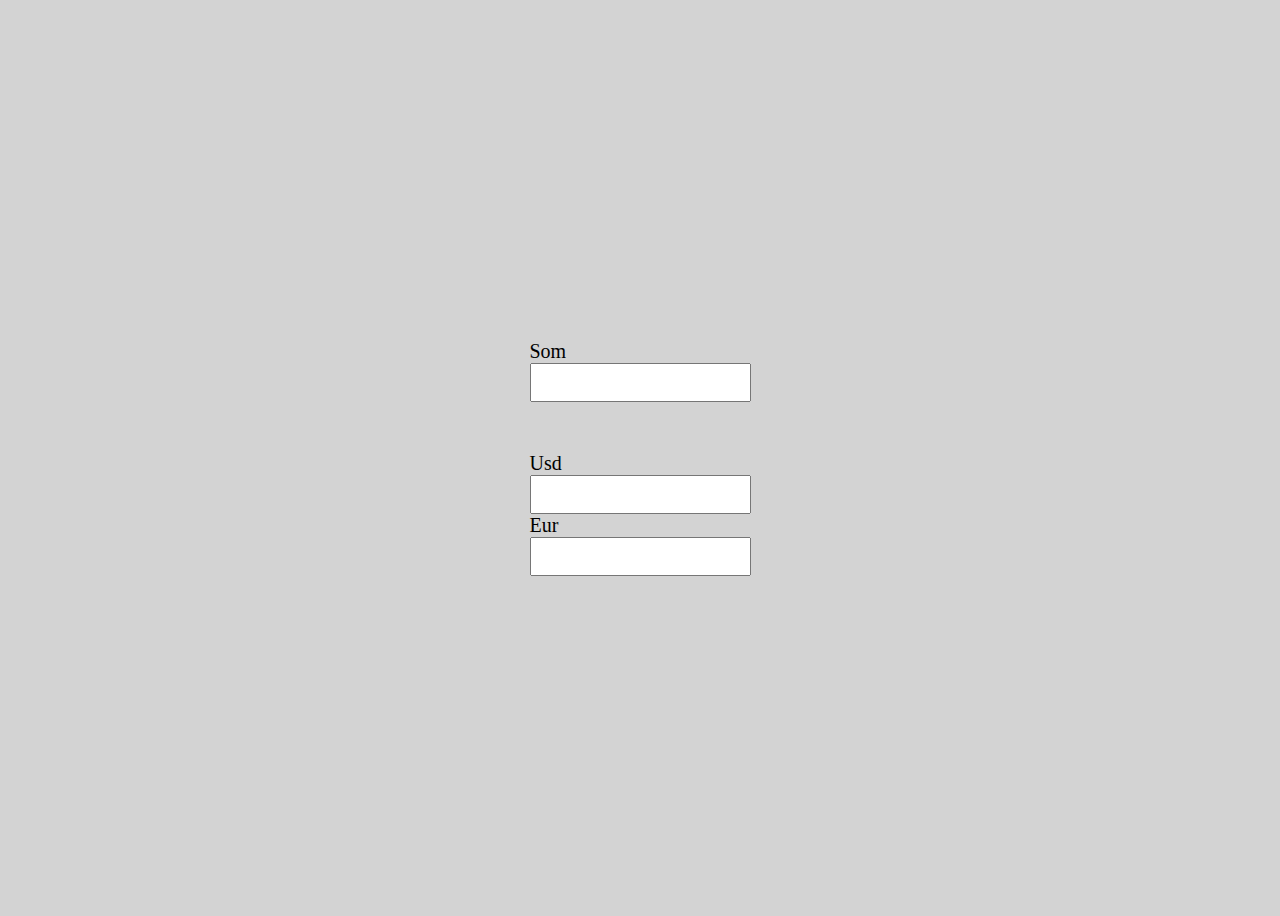
<file: dz5/DZ5_nyrgazy_22-01/index.html>
<!DOCTYPE html>
<html lang="en">
<head>
    <meta charset="UTF-8">
    <title>Title</title>
    <link rel="stylesheet" href="style.css">
</head>
<body>
<div class="wrapper">
    <div class="som">
        <label for="som">Som</label>
        <input type="number" id="som">
    </div>
    <div class="usd">
        <label for="usd">Usd</label>
        <input type="number" id="usd">
    </div>
    <div class="eur">
        <label for="eur">Eur</label>
        <input type="number" id="eur">
    </div>
</div>
</body>
<script src="app.js"></script>
</html>
</file>
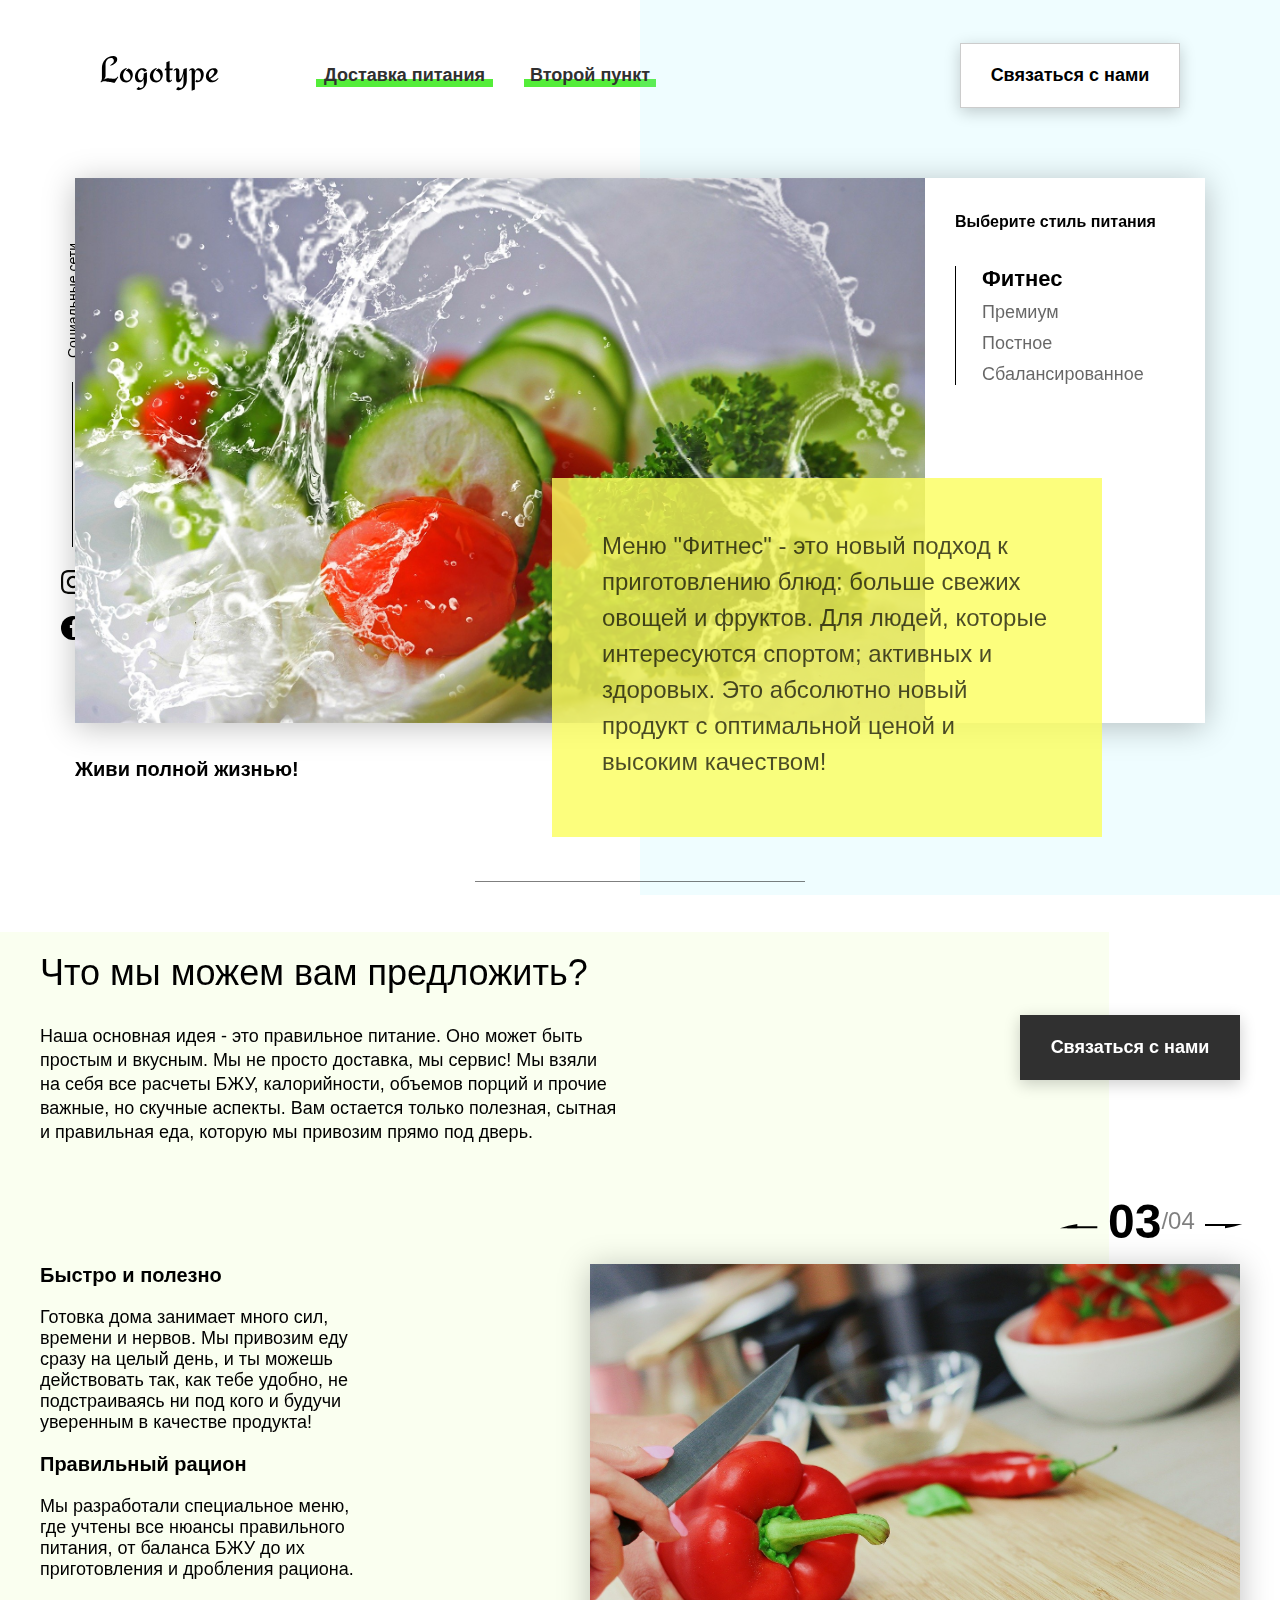
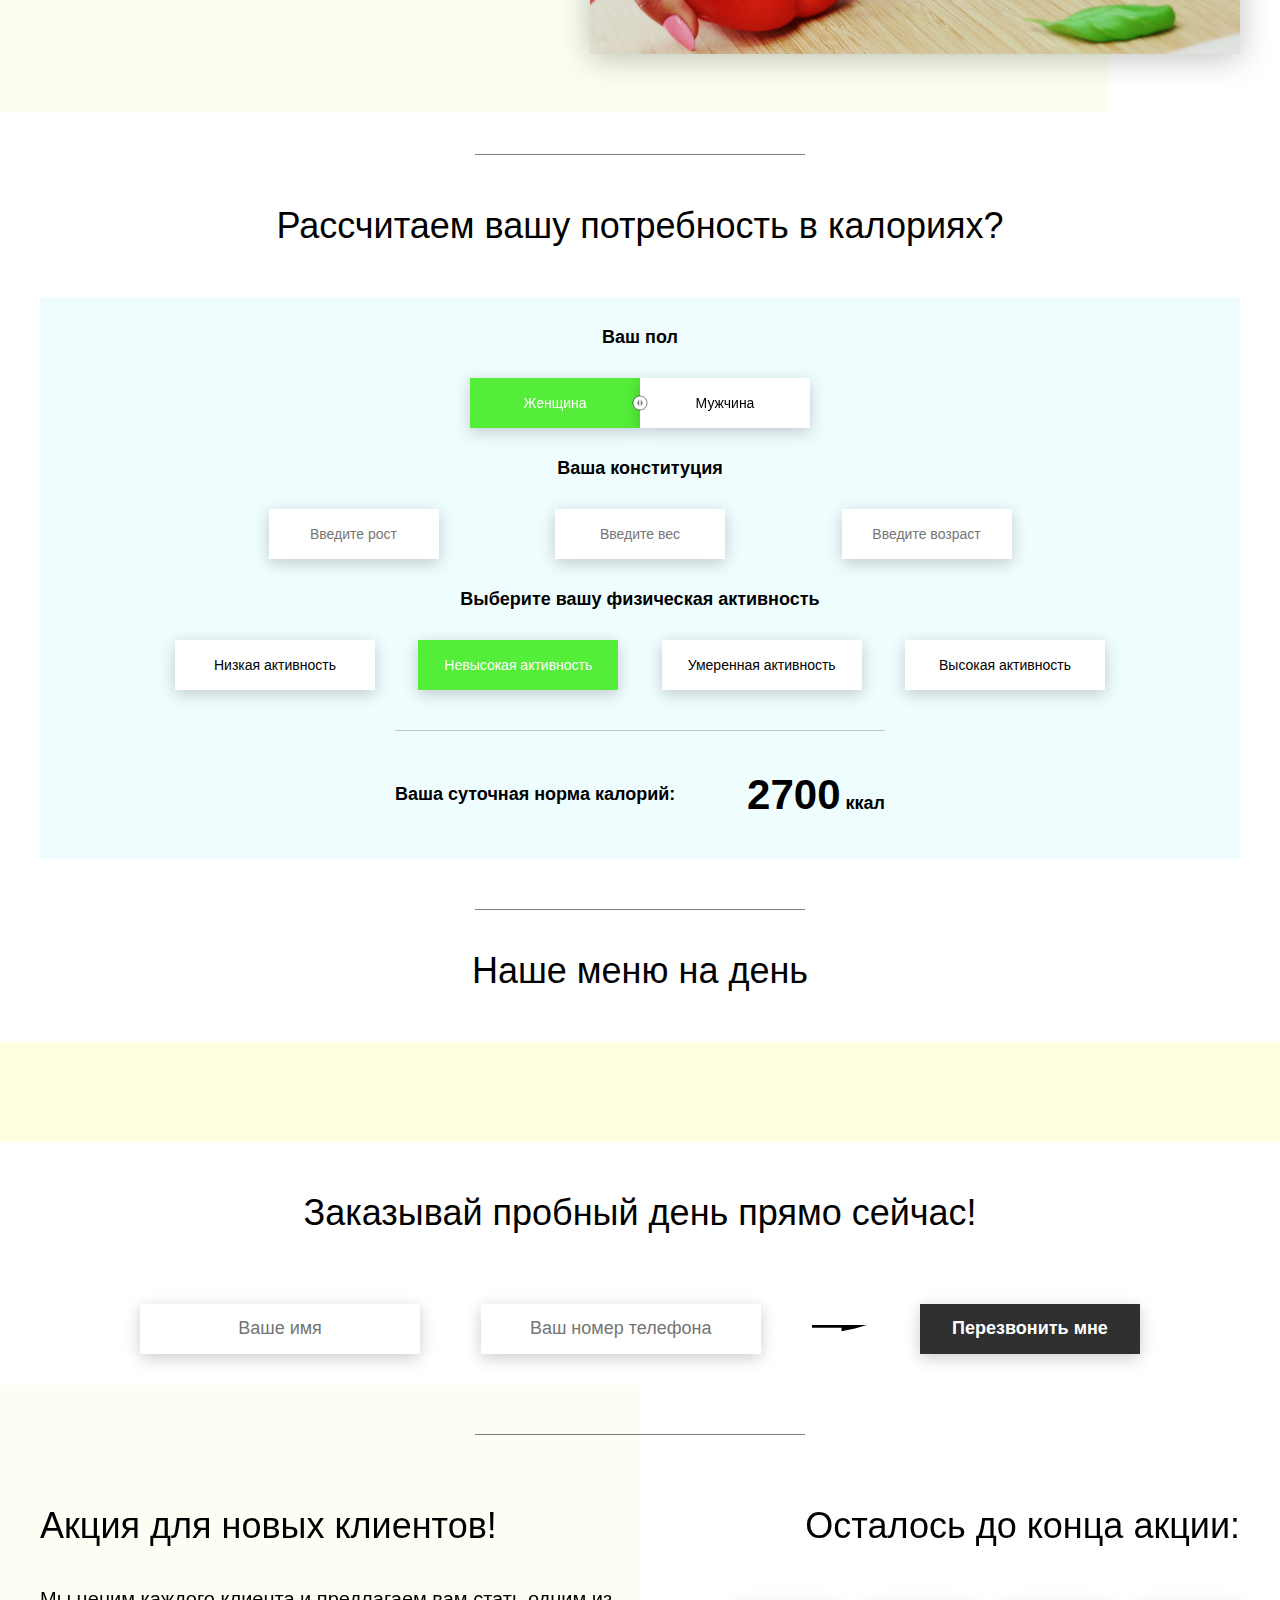
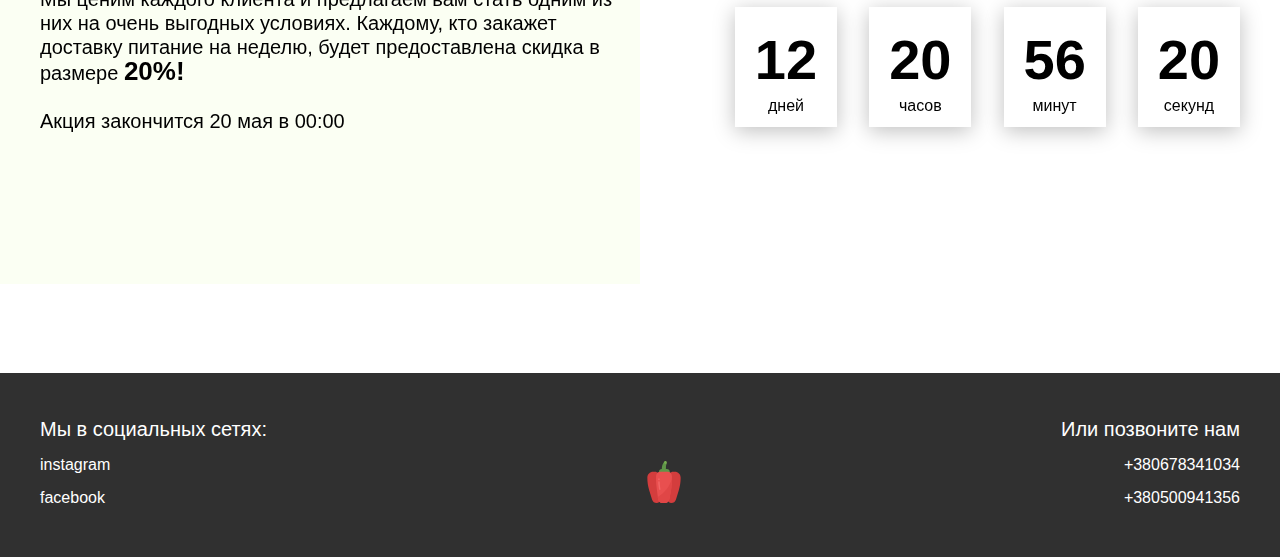
<file: dz5/modalka/index.html>
<!DOCTYPE html>
<html lang="en">
<head>
	<meta charset="UTF-8">
	<meta name="viewport" content="width=device-width, initial-scale=1.0">
	<title>Food</title>
	<link rel="stylesheet" href="css/style.css">
</head>
<body>
<header class="header">
	<div class="header__left-block">
		<div class="header__logo">
			<img src="icons/logo.svg" alt="Логотип">
		</div>
		<nav class="header__links">
			<a href="#" class="header__link">Доставка питания</a>
			<a href="#" class="header__link">Второй пункт</a>
		</nav>
	</div>
	<div class="header__right-block">
		<button data-modal class="btn btn_white">Связаться с нами</button>
	</div>
</header>
<div class="sidepanel">
	<div class="sidepanel__text"><span>Социальные сети</span></div>
	<div class="sidepanel__divider"></div>
	<a href="#" class="sidepanel__icon">
		<img src="icons/instagram.svg" alt="instagram">
	</a>
	<a href="#" class="sidepanel__icon">
		<img src="icons/facebook.svg" alt="facebook">
	</a>
</div>

<div class="preview">
	<div class="bgc_blue"></div>
	<div class="container">
		<div class="tabcontainer">
			<div class="tabcontent">
				<img src="img/tabs/vegy.jpg" alt="vegy">
				<div class="tabcontent__descr">
					Меню "Фитнес" - это новый подход к приготовлению блюд: больше свежих овощей и фруктов. Для людей,
					которые интересуются спортом; активных и здоровых. Это абсолютно новый продукт с оптимальной ценой и
					высоким качеством!
				</div>
			</div>
			<div class="tabcontent">
				<img src="img/tabs/elite.jpg" alt="elite">
				<div class="tabcontent__descr">
					Меню “Премиум” - мы используем не только красивый дизайн упаковки, но и качественное исполнение
					блюд. Красная рыба, морепродукты, фрукты - ресторанное меню без похода в ресторан!
				</div>
			</div>
			<div class="tabcontent">
				<img src="img/tabs/post.jpg" alt="post">
				<div class="tabcontent__descr">
					Наше специальное “Постное меню” - это тщательный подбор ингредиентов: полное отсутствие продуктов
					животного происхождения. Полная гармония с собой и природой в каждом элементе! Все будет Ом!
				</div>
			</div>
			<div class="tabcontent">
				<img src="img/tabs/hamburger.jpg" alt="vegy">
				<div class="tabcontent__descr">
					Меню "Сбалансированное" - это соответствие вашего рациона всем научным рекомендациям. Мы тщательно
					просчитываем вашу потребность в к/б/ж/у и создаем лучшие блюда для вас.
				</div>
			</div>
			<div class="tabheader">
				<h3>Выберите стиль питания</h3>
				<div class="tabheader__items">
					<div class="tabheader__item tabheader__item_active">Фитнес</div>
					<div class="tabheader__item">Премиум</div>
					<div class="tabheader__item">Постное</div>
					<div class="tabheader__item">Сбалансированное</div>
				</div>
			</div>
		</div>
		<div class="preview__life">Живи полной жизнью!</div>
	</div>
</div>

<div class="divider"></div>

<div class="offer">
	<div class="bgc_y"></div>
	<div class="container">
		<div class="offer__text">
			<h2 class="title">Что мы можем вам предложить?</h2>
			<div class="offer__descr">
				Наша основная идея - это правильное питание. Оно может быть простым и вкусным. Мы не просто доставка, мы
				сервис! Мы взяли на себя все расчеты БЖУ, калорийности, объемов порций и прочие важные, но скучные
				аспекты. Вам остается только полезная, сытная и правильная еда, которую мы привозим прямо под дверь.
			</div>
		</div>
		<div class="offer__action">
			<button data-modal class="btn btn_dark">Связаться с нами</button>
		</div>
	</div>
	<div class="container">
		<div class="offer__advantages">
			<h2>Быстро и полезно</h2>
			<div class="offer__advantages-text">
				Готовка дома занимает много сил, времени и нервов. Мы привозим еду сразу на целый день, и ты можешь
				действовать так, как тебе удобно, не подстраиваясь ни под кого и будучи уверенным в качестве продукта!
			</div>
			<h2>Правильный рацион</h2>
			<div class="offer__advantages-text">
				Мы разработали специальное меню, где учтены все нюансы правильного питания, от баланса БЖУ до их
				приготовления и дробления рациона.
			</div>
		</div>
		<div class="offer__slider">
			<div class="offer__slider-counter">
				<div class="offer__slider-prev">
					<img src="icons/left.svg" alt="prev">
				</div>
				<span id="current">03</span>
				/
				<span id="total">04</span>
				<div class="offer__slider-next">
					<img src="icons/right.svg" alt="next">
				</div>
			</div>
			<div class="offer__slider-wrapper">
				<div class="offer__slide">
					<img src="img/slider/pepper.jpg" alt="pepper">
				</div>
				<!-- <div class="offer__slide">
					<img src="img/slider/food-12.jpg" alt="food">
				</div>
				<div class="offer__slide">
					<img src="img/slider/olive-oil.jpg" alt="oil">
				</div>
				<div class="offer__slide">
					<img src="img/slider/paprika.jpg" alt="paprika">
				</div> -->
			</div>
		</div>
	</div>
</div>

<div class="divider"></div>

<div class="calculating">
	<div class="container">
		<h2 class="title">Рассчитаем вашу потребность в калориях?
		</h2>
		<div class="calculating__field">
			<div class="calculating__subtitle">
				Ваш пол
			</div>
			<div class="calculating__choose" id="gender">
				<div class="calculating__choose-item calculating__choose-item_active">Женщина</div>
				<div class="calculating__choose-item">Мужчина</div>
			</div>

			<div class="calculating__subtitle">
				Ваша конституция
			</div>
			<div class="calculating__choose calculating__choose_medium">
				<input type="text" id="height" placeholder="Введите рост" class="calculating__choose-item">
				<input type="text" id="weight" placeholder="Введите вес" class="calculating__choose-item">
				<input type="text" id="age" placeholder="Введите возраст" class="calculating__choose-item">
			</div>

			<div class="calculating__subtitle">
				Выберите вашу физическая активность
			</div>
			<div class="calculating__choose calculating__choose_big">
				<div id="low" class="calculating__choose-item">Низкая активность</div>
				<div id="small" class="calculating__choose-item calculating__choose-item_active">Невысокая активность
				</div>
				<div id="medium" class="calculating__choose-item">Умеренная активность</div>
				<div id="high" class="calculating__choose-item">Высокая активность</div>
			</div>

			<div class="calculating__divider"></div>

			<div class="calculating__total">
				<div class="calculating__subtitle">
					Ваша суточная норма калорий:
				</div>
				<div class="calculating__result">
					<span>2700</span> ккал
				</div>
			</div>
		</div>
	</div>
</div>

<div class="divider"></div>

<div class="menu">
	<h2 class="title">Наше меню на день</h2>

	<div class="menu__field">
		<div id="cardWrapper" class="container">
			<!-- <div class="menu__item">
				<img src="img/tabs/elite.jpg" alt="elite">
				<h3 class="menu__item-subtitle">Меню “Премиум”</h3>
				<div class="menu__item-descr">В меню “Премиум” мы используем не только красивый дизайн упаковки, но и
					качественное исполнение блюд. Красная рыба, морепродукты, фрукты - ресторанное меню без похода в
					ресторан!
				</div>
				<div class="menu__item-divider"></div>
				<div class="menu__item-price">
					<div class="menu__item-cost">Цена:</div>
					<div class="menu__item-total"><span>550</span> грн/день</div>
				</div>
			</div>
			<div class="menu__item">
				<img src="img/tabs/post.jpg" alt="post">
				<h3 class="menu__item-subtitle">Меню "Постное"</h3>
				<div class="menu__item-descr">Меню “Постное” - это тщательный подбор ингредиентов: полное отсутствие
					продуктов животного происхождения, молоко из миндаля, овса, кокоса или гречки, правильное количество
					белков за счет тофу и импортных вегетарианских стейков.
				</div>
				<div class="menu__item-divider"></div>
				<div class="menu__item-price">
					<div class="menu__item-cost">Цена:</div>
					<div class="menu__item-total"><span>430</span> грн/день</div>
				</div>
			</div> -->
		</div>
	</div>
</div>

<div class="order">
	<div class="container">
		<div class="title">Заказывай пробный день прямо сейчас!</div>
		<form action="#" class="order__form">
			<input required placeholder="Ваше имя" name="name" type="text" class="order__input">
			<input required placeholder="Ваш номер телефона" name="phone" type="phone" class="order__input">
			<img src="icons/right.svg" alt="right">
			<button class="btn btn_dark btn_min">Перезвонить мне</button>
		</form>
	</div>
</div>

<div class="divider"></div>

<div class="promotion">
	<div class="bgc_y"></div>
	<div class="container">
		<div class="promotion__text">
			<div class="title">Акция для новых клиентов!</div>
			<div class="promotion__descr">
				Мы ценим каждого клиента и предлагаем вам стать одним из них на очень выгодных условиях.
				Каждому, кто закажет доставку питание на неделю, будет предоставлена скидка в размере <span>20%!</span>
				<br><br>
				Акция закончится 20 мая в 00:00
			</div>
		</div>
		<div class="promotion__timer">
			<div class="title">Осталось до конца акции:</div>
			<div class="timer">
				<div class="timer__block">
					<span id="days">12</span>
					дней
				</div>
				<div class="timer__block">
					<span id="hours">20</span>
					часов
				</div>
				<div class="timer__block">
					<span id="minutes">56</span>
					минут
				</div>
				<div class="timer__block">
					<span id="seconds">20</span>
					секунд
				</div>
			</div>
		</div>
	</div>
</div>

<footer class="footer">
	<div class="container">
		<div class="social">
			<div class="subtitle">Мы в социальных сетях:</div>
			<a href="#" class="link">instagram</a>
			<a href="#" class="link">facebook</a>
		</div>
		<div class="pepper">
			<img src="icons/veg.svg" alt="pepper">
		</div>
		<div class="call">
			<div class="subtitle">Или позвоните нам</div>
			<a href="#" class="link">+380678341034</a>
			<a href="#" class="link">+380500941356</a>
		</div>
	</div>
</footer>

<div class="modal">
	<div class="modal__dialog">
		<div class="modal__content">
			<form action="#">
				<div class="modal__close">&times;</div>
				<div class="modal__title">Мы свяжемся с вами как можно быстрее!</div>
				<input required placeholder="Ваше имя" name="name" type="text" class="modal__input">
				<input required placeholder="Ваш номер телефона" name="phone" type="phone" class="modal__input">
				<button class="btn btn_dark btn_min">Перезвонить мне</button>
			</form>
		</div>
	</div>
</div>
<script src="js/app.js"></script>
</body>
</html>
</file>
<file: dz5/DZ5_nyrgazy_22-01/style.css>
body{
    display: flex;
    align-items: center;
    justify-content: center;
    height: 100vh;
    background-color: lightgrey;
}

.wrapper > div {
    display: flex;
    flex-direction: column;
}

.usd{
    margin-top: 50px;
}

input {
    padding: 10px 20px;
}

label{
    font-size: 20px;
}
</file>
<file: dz5/modalka/css/style.css>
* {
    box-sizing: border-box;
    margin: 0;
    padding: 0;
    font-family: Roboto, sans-serif;
}

a {
    text-decoration: none;
}

.btn {
    width: 220px;
    height: 65px;
    display: flex;
    justify-content: center;
    align-items: center;
    background-color: #fff;
    font-size: 18px;
    font-weight: 700;
    border: 1px solid rgba(0, 0, 0, 0.2);
    box-shadow: 0 4px 15px rgba(0, 0, 0, 0.2);
    cursor: pointer;
    transition: 0.3s all;
    outline: 0;
}

.btn_white {
    background-color: #fff;
}

.btn_dark {
    background-color: #303030;
    color: #fff;
    border: none;
}

.btn_min {
    height: 50px;
}

.btn:hover {
    box-shadow: 0 4px 30px rgba(0, 0, 0, 0.3);
}

.container {
    max-width: 1200px;
    margin: 0 auto;
}

.divider {
    width: 330px;
    height: 1px;
    margin: 0 auto;
    background-color: rgba(0, 0, 0, 0.5);
}

.title {
    font-size: 36px;
    font-weight: 400;
}

.header {
    display: flex;
    justify-content: space-between;
    align-items: center;
    height: 150px;
    padding: 0 100px;
}

.header__left-block {
    display: flex;
    justify-content: space-between;
    min-width: 550px;
}

.header__logo {
    max-width: 170px;
}

.header__logo img {
    width: 100%;
}

.header__links {
    display: flex;
    align-items: center;
}

.header__link {
    position: relative;
    margin-right: 45px;
    font-weight: 700;
    font-size: 18px;
    color: #303030;
}

.header__link:after {
    content: "";
    position: absolute;
    display: block;
    width: 110%;
    left: -5%;
    bottom: -1px;
    z-index: -1;
    height: 8px;
    background: #54ed39;
}

.header__link:last-child {
    margin-right: 0;
}

.sidepanel {
    position: fixed;
    left: 60px;
    top: 240px;
    height: 400px;
    width: 25px;
    display: flex;
    flex-direction: column;
    justify-content: space-between;
    align-items: center;
}

.sidepanel__text {
    width: 120px;
    height: 120px;
    font-size: 14px;
}

.sidepanel__text span {
    display: flex;
    transform: rotate(-90deg) translateX(-50px);
}

.sidepanel__divider {
    width: 1px;
    height: 165px;
    background-color: #000;
}

.sidepanel__icon {
    width: 24px;
    height: 24px;
}

.sidepanel__icon img {
    width: 100%;
}

.preview {
    padding: 28px 0 100px 0;
    position: relative;
}

.preview__life {
    font-weight: 700;
    font-size: 20px;
    margin-left: 35px;
    margin-top: 35px;
}

.bgc_blue {
    position: absolute;
    right: 0;
    top: -155px;
    width: 50vw;
    height: 900px;
    background: rgba(146, 242, 255, 0.15);
    z-index: -1;
}

.tabcontainer {
    display: flex;
    width: 1130px;
    margin: 0 auto;
    box-shadow: 0 4px 30px rgba(0, 0, 0, 0.25);
}

.tabcontent {
    width: 850px;
    position: relative;
}

.tabcontent img {
    width: 100%;
    height: 100%;
    object-fit: cover;
}

.tabcontent__descr {
    position: absolute;
    top: 300px;
    right: -177px;
    width: 550px;
    height: 359px;
    background: rgba(251, 254, 93, 0.8);
    padding: 50px;
    font-size: 24px;
    font-weight: 300;
    line-height: 36px;
    color: rgba(0, 0, 0, 0.7);
}

.tabheader {
    width: 280px;
    padding: 35px 30px;
    background-color: #fff;
}

.tabheader h3 {
    font-weight: 700;
    font-size: 16px;
}

.tabheader__items {
    margin-top: 35px;
    padding-left: 26px;
    border-left: 1px solid #000;
}

.tabheader__item {
    font-weight: 700;
    font-size: 18px;
    font-weight: 300;
    margin-top: 10px;
    color: rgba(0, 0, 0, 0.6);
    cursor: pointer;
    transition: 0.3s all;
}

.tabheader__item_active {
    color: #000;
    font-size: 22px;
    font-weight: 700;
}

.offer {
    padding: 70px 0 100px 0;
    position: relative;
}

.offer .container {
    display: flex;
    justify-content: space-between;
}

.offer .bgc_y {
    position: absolute;
    width: 1109px;
    height: 780px;
    background: rgba(243, 255, 222, 0.45);
    z-index: -1;
    top: 50px;
}

.offer__text {
    width: 580px;
}

.offer__descr {
    font-size: 18px;
    margin-top: 30px;
    font-weight: 300;
    line-height: 24px;
}

.offer__action {
    display: flex;
    align-items: center;
    justify-content: flex-end;
}

.offer__advantages {
    width: 330px;
    margin-top: 50px;
}

.offer__advantages h2 {
    font-weight: 700;
    font-size: 20px;
    margin-top: 20px;
}

.offer__advantages h2:first-child {
    margin-top: 70px;
}

.offer__advantages-text {
    margin-top: 20px;
    font-size: 18px;
    font-weight: 300;
    line-height: 21px;
}

.offer__slider {
    width: 650px;
    margin-top: 50px;
    display: flex;
    flex-direction: column;
    align-items: flex-end;
}

.offer__slider-counter {
    display: flex;
    width: 180px;
    align-items: center;
    font-size: 24px;
    color: rgba(0, 0, 0, 0.5);
}

.offer__slider-wrapper {
    width: 100%;
    margin-top: 15px;
    box-shadow: 0 4px 30px rgba(0, 0, 0, 0.25);
}

.offer__slider-prev {
    margin-right: 10px;
    cursor: pointer;
}

.offer__slider-next {
    margin-left: 10px;
    cursor: pointer;
}

.offer__slider #current {
    font-size: 48px;
    font-weight: 700;
    color: #000;
}

.offer__slide {
    width: 100%;
    height: 390px;
}

.offer__slide img {
    width: 100%;
    height: 100%;
    object-fit: cover;
}

.calculating {
    padding: 50px 0;
}

.calculating .title {
    text-align: center;
}

.calculating__field {
    width: 100%;
    margin-top: 50px;
    background: rgba(146, 242, 255, 0.15);
    padding: 30px 0 40px 0;
}

.calculating__subtitle {
    text-align: center;
    font-size: 18px;
    font-weight: 700;
    margin-top: 30px;
}

.calculating__subtitle:first-child {
    margin-top: 0;
}

.calculating #gender:after {
    content: "";
    position: absolute;
    top: 50%;
    transform: translateY(-50%);
    display: block;
    width: 16px;
    height: 16px;
    background: url(../icons/switch.svg) center center/cover no-repeat;
}

.calculating__choose {
    position: relative;
    display: flex;
    margin-top: 30px;
    justify-content: center;
}

.calculating__choose-item {
    display: flex;
    align-items: center;
    justify-content: center;
    width: 170px;
    height: 50px;
    padding: 0 10px;
    background: #fff;
    box-shadow: 0 4px 15px rgba(0, 0, 0, 0.2);
    border: none;
    text-align: center;
    font-size: 14px;
    cursor: pointer;
    outline: 0;
    transition: 0.3s all;
}

.calculating__choose-item_active {
    color: #fff;
    background-color: #54ed39;
}

.calculating__choose_medium {
    width: 743px;
    justify-content: space-between;
    margin: 30px auto 0 auto;
}

.calculating__choose_big {
    width: 930px;
    justify-content: space-between;
    margin: 30px auto 0 auto;
}

.calculating__choose_big .calculating__choose-item {
    width: 200px;
}

.calculating__divider {
    width: 490px;
    height: 1px;
    margin: 40px auto;
    background-color: rgba(0, 0, 0, 0.2);
}

.calculating__total {
    width: 490px;
    margin: 0 auto;
    display: flex;
    justify-content: space-between;
    align-items: center;
}

.calculating__result {
    font-size: 18px;
    font-weight: 700;
}

.calculating__result span {
    font-size: 42px;
}

.menu {
    padding: 40px 0 50px 0;
}

.menu .container {
    display: flex;
    justify-content: space-between;
    align-items: flex-start;
}

.menu .title {
    text-align: center;
}

.menu__field {
    margin-top: 50px;
    padding: 50px 0;
    width: 100%;
    background: rgba(249, 254, 126, 0.25);
}

.menu__item {
    width: 320px;
    min-height: 450px;
    background: #fff;
    box-shadow: 0 4px 25px rgba(0, 0, 0, 0.25);
    font-size: 16px;
    font-weight: 300;
}

.menu__item img {
    width: 100%;
    height: 200px;
    object-fit: cover;
}

.menu__item-subtitle {
    font-weight: 700;
    font-size: 18px;
    padding: 0 20px;
    margin-top: 20px;
}

.menu__item-descr {
    margin-top: 20px;
    padding: 0 20px;
}

.menu__item-divider {
    width: 100%;
    height: 1px;
    background-color: rgba(0, 0, 0, 0.25);
    margin-top: 40px;
}

.menu__item-price {
    display: flex;
    justify-content: space-between;
    align-items: center;
    padding: 10px 20px;
}

.menu__item-price span {
    font-size: 24px;
    font-weight: 700;
}

.order {
    padding-bottom: 80px;
}

.order .title {
    text-align: center;
}

.order__form {
    margin-top: 70px;
    padding: 0 100px;
    display: flex;
    justify-content: space-between;
    align-items: center;
}

.order__form img {
    transform: scale(1.5);
}

.order__input {
    width: 280px;
    height: 50px;
    background: #fff;
    box-shadow: 0 4px 15px rgba(0, 0, 0, 0.2);
    border: none;
    font-size: 18px;
    text-align: center;
    padding: 0 20px;
    outline: 0;
}

.promotion {
    padding: 70px 0 240px 0;
    position: relative;
}

.promotion .container {
    display: flex;
}

.promotion .bgc_y {
    position: absolute;
    width: 50%;
    height: 499px;
    background: rgba(243, 255, 222, 0.35);
    z-index: -1;
    top: -50px;
    left: 0;
}

.promotion__text {
    width: 50%;
}

.promotion__descr {
    margin-top: 40px;
    font-size: 20px;
    line-height: 24px;
    font-weight: 300;
}

.promotion__descr span {
    font-weight: 700;
    font-size: 26px;
}

.promotion__timer {
    width: 50%;
}

.promotion__timer .title {
    text-align: right;
}

.promotion__timer .timer {
    margin-top: 60px;
    padding-left: 95px;
    display: flex;
    justify-content: space-between;
    align-items: center;
}

.promotion__timer .timer__block {
    width: 102px;
    height: 120px;
    background: #fff;
    box-shadow: 0 4px 20px rgba(0, 0, 0, 0.25);
    font-size: 16px;
    font-weight: 300;
    text-align: center;
}

.promotion__timer .timer__block span {
    display: block;
    margin-top: 20px;
    margin-bottom: 5px;
    font-size: 56px;
    font-weight: 700;
}

.footer {
    min-height: 180px;
    background-color: #303030;
    padding: 45px 0 50px 0;
    color: #fff;
}

.footer .container {
    height: 100%;
    display: flex;
    justify-content: space-between;
    align-items: flex-end;
}

.footer .subtitle {
    font-size: 20px;
}

.footer .link {
    display: block;
    margin-top: 15px;
    font-size: 16px;
    color: #fff;
}

.footer .call {
    text-align: right;
}

.modal {
    position: fixed;
    top: 0;
    left: 0;
    z-index: 1050;
    display: none;
    width: 100%;
    height: 100%;
    overflow: hidden;
    background-color: rgba(0, 0, 0, 0.5);
}

.modal__dialog {
    max-width: 500px;
    margin: 40px auto;
}

.modal__content {
    position: relative;
    width: 100%;
    padding: 40px;
    background-color: #fff;
    border: 1px solid rgba(0, 0, 0, 0.2);
    border-radius: 4px;
    max-height: 80vh;
    overflow-y: auto;
}

.modal__close {
    position: absolute;
    top: 8px;
    right: 14px;
    font-size: 30px;
    color: #000;
    opacity: 0.5;
    font-weight: 700;
    border: none;
    background-color: transparent;
    cursor: pointer;
}

.modal__title {
    text-align: center;
    font-size: 22px;
    text-transform: uppercase;
}

.modal__input {
    display: block;
    margin: 20px auto 20px auto;
    width: 280px;
    height: 50px;
    background: #fff;
    box-shadow: 0 4px 15px rgba(0, 0, 0, 0.2);
    border: none;
    font-size: 18px;
    text-align: center;
    padding: 0 20px;
    outline: 0;
}

.modal .btn {
    display: block;
    width: 280px;
    margin: 0 auto;
}
.hide {
    display: none;
}
.show {
    display: block;
}
.fade {
    animation: fade 1.7s linear;
}

@keyframes fade {
    0% {
        opacity: .1;
    }
    100% {
        opacity: 1;
    }
}
</file>
